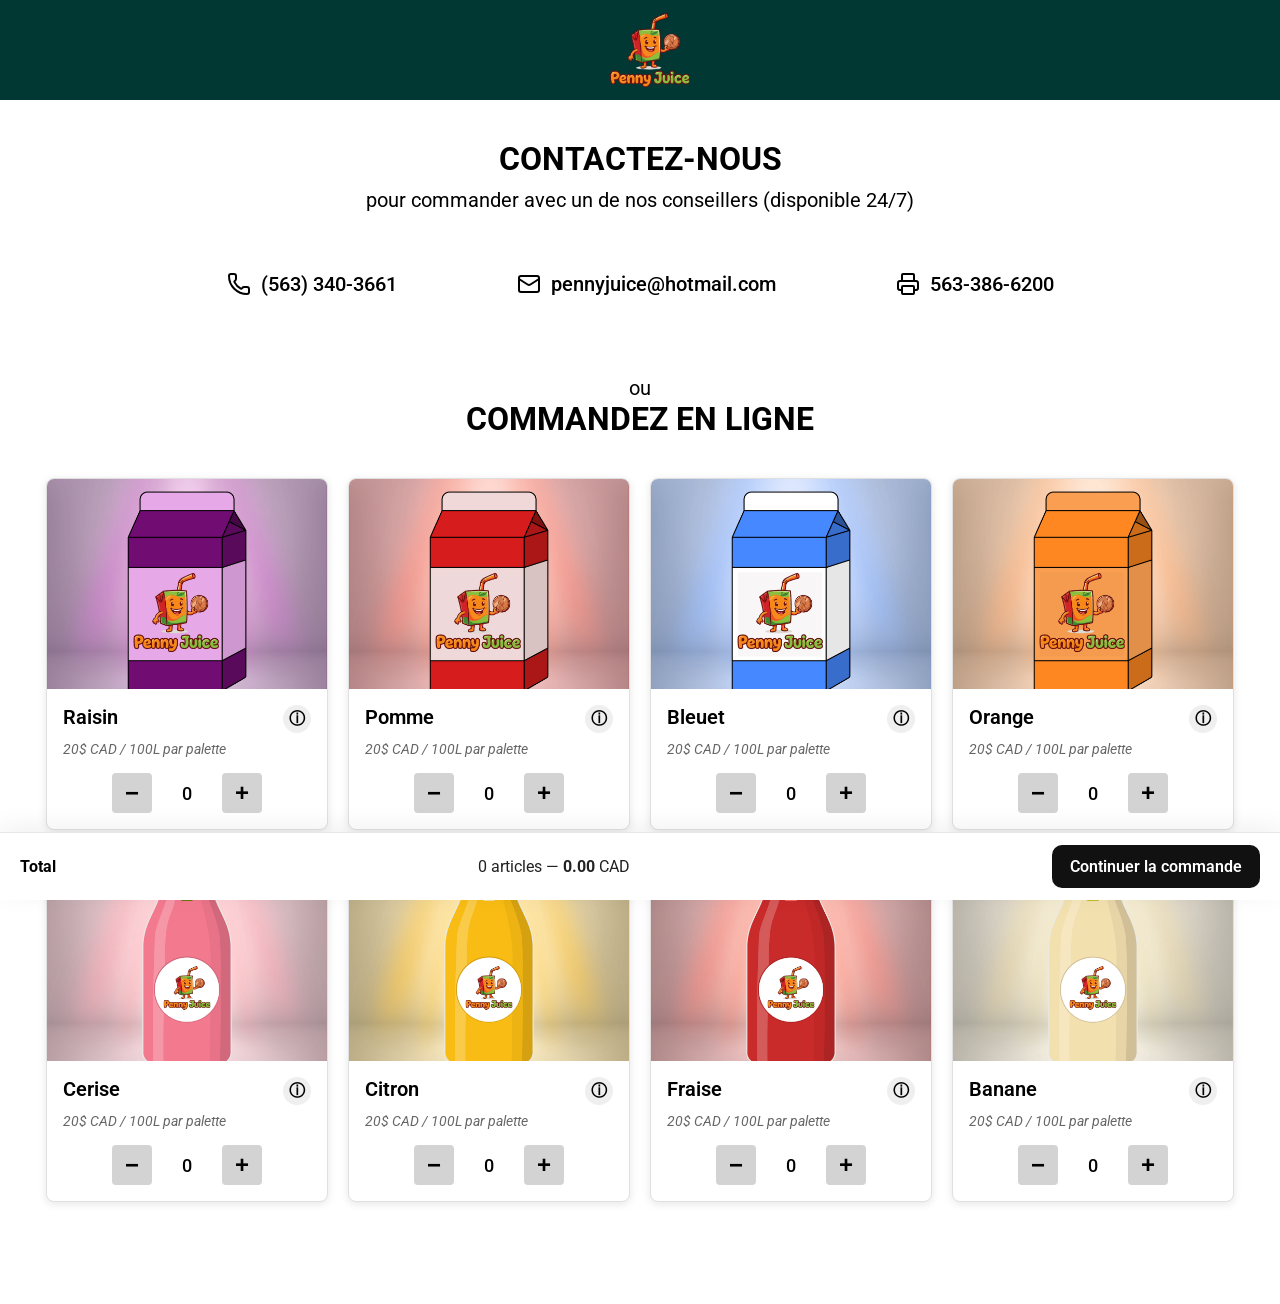
<file: index.html>
<!DOCTYPE html>
<html lang="fr">
<head>
    <meta charset="UTF-8">
    <meta name="viewport" content="width=device-width, initial-scale=1.0">
    <title>Penny Juice</title>
    <link rel="preconnect" href="https://fonts.googleapis.com">
    <link rel="preconnect" href="https://fonts.gstatic.com" crossorigin>
    <link href="https://fonts.googleapis.com/css2?family=Roboto:ital,wght@0,100..900;1,100..900&display=swap" rel="stylesheet">
    <link rel="stylesheet" href="style.css">
    <script src="script.js"></script>
</head>
<body>
    <nav class="navbar">
        <img src="/assets/img/logo.png" alt="Logo Penny Juice" class="logo">
    </nav>
    <section class="contact">
        <h1 class="contact-title">CONTACTEZ-NOUS</h1>
        <p class="contact-subtitle">pour commander avec un de nos conseillers (disponible 24/7)</p>
        <div class="contact-links">
            <a href="tel:+15633403661" class="contact-link">
                <img src="/assets/icons/phone.svg" alt="Icône de téléphone" class="contact-icon">
                <span class="phone-number">(563) 340-3661</span>
            </a>
            <a href="mail:pennyjuice@hotmail.com" class="contact-link">
                <img src="/assets/icons/mail.svg" alt="Icône de mail" class="contact-icon">
                <span class="phone-number">pennyjuice@hotmail.com</span>
            </a>
            <a href="fax:+15633866200" class="contact-link">
                <img src="/assets/icons/printer.svg" alt="Icône de fax" class="contact-icon">
                <span class="phone-number">563-386-6200</span>
            </a>
        </div>
    </section>
    <section class="command">
        <p class="command-subtitle">ou</p>
        <h1 class="command-title">COMMANDEZ EN LIGNE</h1>
        <!-- TODO -->
        <div class="products-container">
            <div class="product-card" data-price="20">
                <div class="product-image">
                    <img src="/assets/img/products/3.png" alt="Image Produit">
                </div>
                <div class="product-info">
                    <div class="product-header">
                        <h3 class="product-title">Raisin</h3>
                        <button class="info-btn">ⓘ</button>
                    </div>
                    <p class="product-price">20$ CAD / 100L par palette</p>
                    <div class="product-controls">
                        <button class="quantity-btn minus">−</button>
                        <span class="quantity">0</span>
                        <button class="quantity-btn plus">+</button>
                    </div>
                </div>
            </div>
            <div class="product-card" data-price="20">
                <div class="product-image">
                    <img src="/assets/img/products/7.png" alt="Image Produit">
                </div>
                <div class="product-info">
                    <div class="product-header">
                        <h3 class="product-title">Pomme</h3>
                        <button class="info-btn">ⓘ</button>
                    </div>
                    <p class="product-price">20$ CAD / 100L par palette</p>
                    <div class="product-controls">
                        <button class="quantity-btn minus">−</button>
                        <span class="quantity">0</span>
                        <button class="quantity-btn plus">+</button>
                    </div>
                </div>
            </div>
            <div class="product-card" data-price="20">
                <div class="product-image">
                    <img src="/assets/img/products/4.png" alt="Image Produit">
                </div>
                <div class="product-info">
                    <div class="product-header">
                        <h3 class="product-title">Bleuet</h3>
                        <button class="info-btn">ⓘ</button>
                    </div>
                    <p class="product-price">20$ CAD / 100L par palette</p>
                    <div class="product-controls">
                        <button class="quantity-btn minus">−</button>
                        <span class="quantity">0</span>
                        <button class="quantity-btn plus">+</button>
                    </div>
                </div>
            </div>
            <div class="product-card" data-price="20">
                <div class="product-image">
                    <img src="/assets/img/products/6.png" alt="Image Produit">
                </div>
                <div class="product-info">
                    <div class="product-header">
                        <h3 class="product-title">Orange</h3>
                        <button class="info-btn">ⓘ</button>
                    </div>
                    <p class="product-price">20$ CAD / 100L par palette</p>
                    <div class="product-controls">
                        <button class="quantity-btn minus">−</button>
                        <span class="quantity">0</span>
                        <button class="quantity-btn plus">+</button>
                    </div>
                </div>
            </div>
            <div class="product-card" data-price="20">
                <div class="product-image">
                    <img src="/assets/img/products/10.png" alt="Image Produit">
                </div>
                <div class="product-info">
                    <div class="product-header">
                        <h3 class="product-title">Cerise</h3>
                        <button class="info-btn">ⓘ</button>
                    </div>
                    <p class="product-price">20$ CAD / 100L par palette</p>
                    <div class="product-controls">
                        <button class="quantity-btn minus">−</button>
                        <span class="quantity">0</span>
                        <button class="quantity-btn plus">+</button>
                    </div>
                </div>
            </div>
            <div class="product-card" data-price="20">
                <div class="product-image">
                    <img src="/assets/img/products/11.png" alt="Image Produit">
                </div>
                <div class="product-info">
                    <div class="product-header">
                        <h3 class="product-title">Citron</h3>
                        <button class="info-btn">ⓘ</button>
                    </div>
                    <p class="product-price">20$ CAD / 100L par palette</p>
                    <div class="product-controls">
                        <button class="quantity-btn minus">−</button>
                        <span class="quantity">0</span>
                        <button class="quantity-btn plus">+</button>
                    </div>
                </div>
            </div>
            <div class="product-card" data-price="20">
                <div class="product-image">
                    <img src="/assets/img/products/12.png" alt="Image Produit">
                </div>
                <div class="product-info">
                    <div class="product-header">
                        <h3 class="product-title">Fraise</h3>
                        <button class="info-btn">ⓘ</button>
                    </div>
                    <p class="product-price">20$ CAD / 100L par palette</p>
                    <div class="product-controls">
                        <button class="quantity-btn minus">−</button>
                        <span class="quantity">0</span>
                        <button class="quantity-btn plus">+</button>
                    </div>
                </div>
            </div>
            <div class="product-card" data-price="20">
                <div class="product-image">
                    <img src="/assets/img/products/13.png" alt="Image Produit">
                </div>
                <div class="product-info">
                    <div class="product-header">
                        <h3 class="product-title">Banane</h3>
                        <button class="info-btn">ⓘ</button>
                    </div>
                    <p class="product-price">20$ CAD / 100L par palette</p>
                    <div class="product-controls">
                        <button class="quantity-btn minus">−</button>
                        <span class="quantity">0</span>
                        <button class="quantity-btn plus">+</button>
                    </div>
                </div>
            </div>
            
            </div>
        </div>
        <!-- Barre de total fixe -->
        <div class="cart-total" aria-live="polite">
            <div class="cart-total-left">Total</div>
            <div class="cart-total-right"><span class="total-quantity">0</span> articles — <strong class="total-price">0.00</strong> CAD</div>
            <a href="/pages/infos.html" class="total-btn">Continuer la commande</a>
        </div>
    </section>
</body>
</html>
</file>
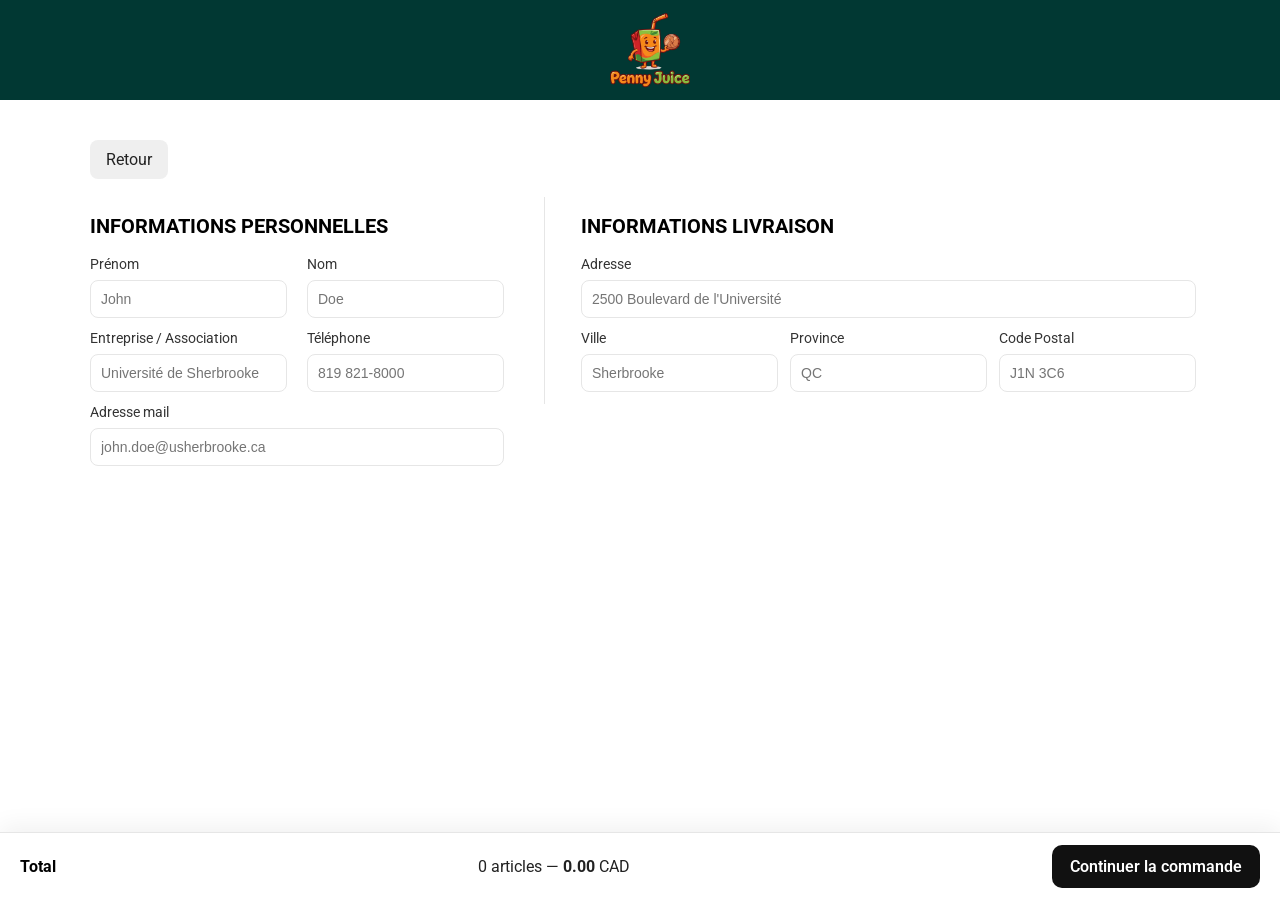
<file: pages/infos.html>
<!DOCTYPE html>
<html lang="fr">
<head>
    <meta charset="UTF-8">
    <meta name="viewport" content="width=device-width, initial-scale=1.0">
    <title>Penny Juice</title>
    <link rel="preconnect" href="https://fonts.googleapis.com">
    <link rel="preconnect" href="https://fonts.gstatic.com" crossorigin>
    <link href="https://fonts.googleapis.com/css2?family=Roboto:ital,wght@0,100..900;1,100..900&display=swap" rel="stylesheet">
    <link rel="stylesheet" href="../style.css">
    <script src="../script.js"></script>
</head>
<body>
    <nav class="navbar">
        <img src="/assets/img/logo.png" alt="Logo Penny Juice" class="logo">
    </nav>
    <main class="infos-page">
        <div class="infos-top">
            <a href="../index.html" class="back-btn">Retour</a>
        </div>
        <form id="checkout-form" novalidate>
            <div class="form-error" aria-live="polite" style="display:none;color:#a00;margin-bottom:12px"></div>
            <div class="infos-grid">
            <section class="infos-personal">
                <h2>INFORMATIONS PERSONNELLES</h2>
                <div class="form-row two-cols">
                    <label>Prénom
                        <input name="firstName" type="text" placeholder="John">
                    </label>
                    <label>Nom
                        <input name="lastName" type="text" placeholder="Doe">
                    </label>
                </div>
                <div class="form-row two-cols">
                    <label>Entreprise / Association
                        <input name="company" type="text" placeholder="Université de Sherbrooke">
                    </label>
                    <label>Téléphone
                        <input name="phone" type="tel" placeholder="819 821-8000">
                    </label>
                </div>
                <div class="form-row">
                    <label>Adresse mail
                        <input name="email" type="email" placeholder="john.doe@usherbrooke.ca">
                    </label>
                </div>
            </section>

            <section class="infos-delivery">
                <h2>INFORMATIONS LIVRAISON</h2>
                <div class="form-row">
                    <label>Adresse
                        <input name="address" type="text" placeholder="2500 Boulevard de l'Université">
                    </label>
                </div>
                <div class="form-row three-cols">
                    <label>Ville
                        <input name="city" type="text" placeholder="Sherbrooke">
                    </label>
                    <label>Province
                        <input name="province" type="text" placeholder="QC">
                    </label>
                    <label>Code Postal
                        <input name="postal" type="text" placeholder="J1N 3C6">
                    </label>
                </div>
            </section>
            </div>
        </form>
    </main>
    <div class="cart-total" aria-live="polite">
        <div class="cart-total-left">Total</div>
        <div class="cart-total-right"><span class="total-quantity">0</span> articles — <strong class="total-price">0.00</strong> CAD</div>
        <a href="/pages/recap.html" class="total-btn">Continuer la commande</a>
    </div>
</body>
</html>
</file>
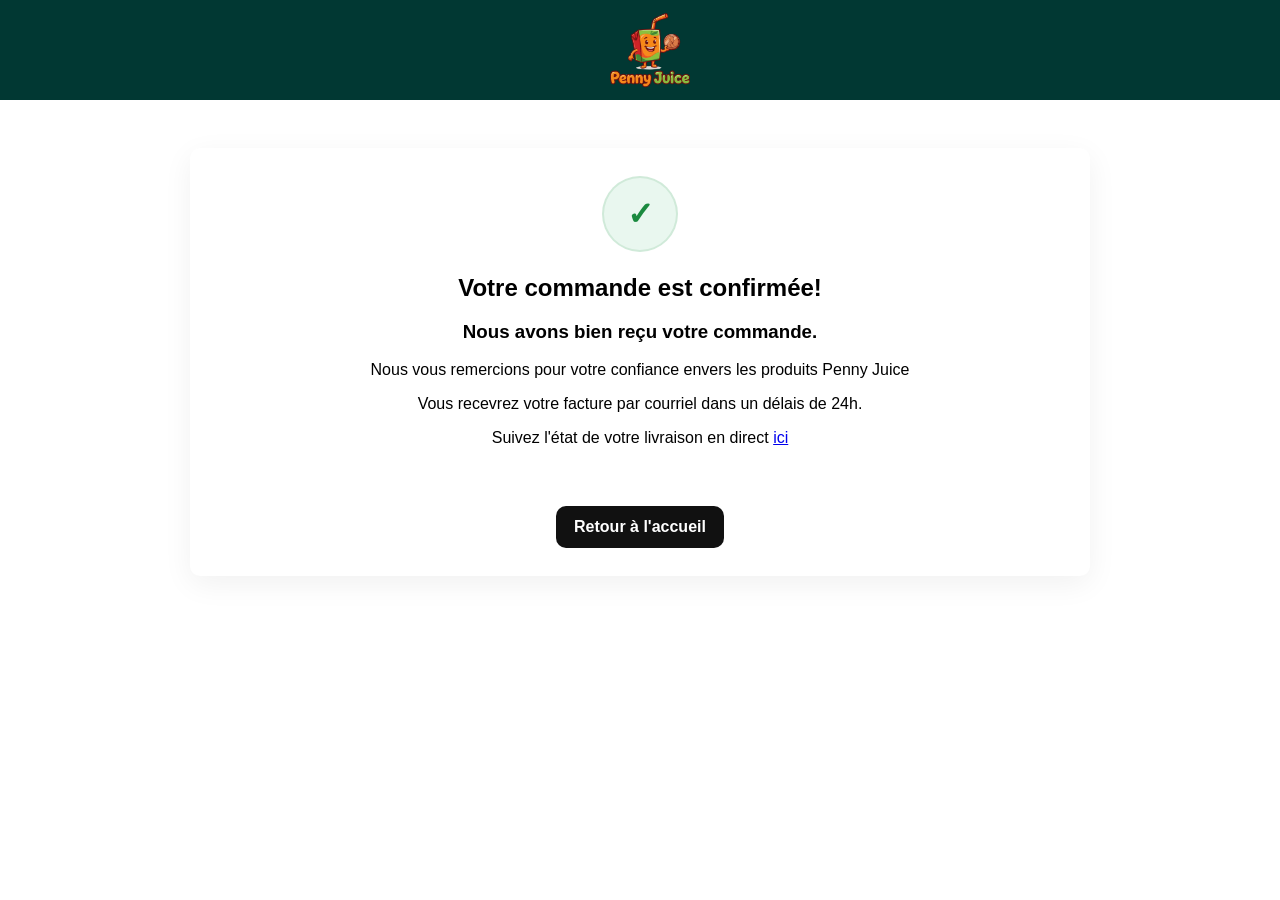
<file: pages/paiement.html>
<!DOCTYPE html>
<html lang="fr">
<head>
    <meta charset="UTF-8">
    <meta name="viewport" content="width=device-width, initial-scale=1.0">
    <title>Commande confirmée — Penny Juice</title>
    <link rel="stylesheet" href="../style.css">
</head>
<body>
    <nav class="navbar">
        <img src="/assets/img/logo.png" alt="Logo Penny Juice" class="logo">
    </nav>

    <main class="payment-page">
        <div class="payment-success">
            <div class="success-icon">✓</div>
            <h1>Votre commande est confirmée!</h1>
            <h3>Nous avons bien reçu votre commande. </h2>

            <p>Nous vous remercions pour votre confiance envers les produits Penny Juice</p>
            <p>Vous recevrez votre facture par courriel dans un délais de 24h.</p>
            <p>Suivez l'état de votre livraison en direct <a href="https://www.usherbrooke.ca" target="_blank">ici</a> </p>

            <a href="../index.html" class="total-btn" id="back-home-btn" style="margin-top: 5%">Retour à l'accueil</a>
        </div>
    </main>
</body>
</html>
</file>
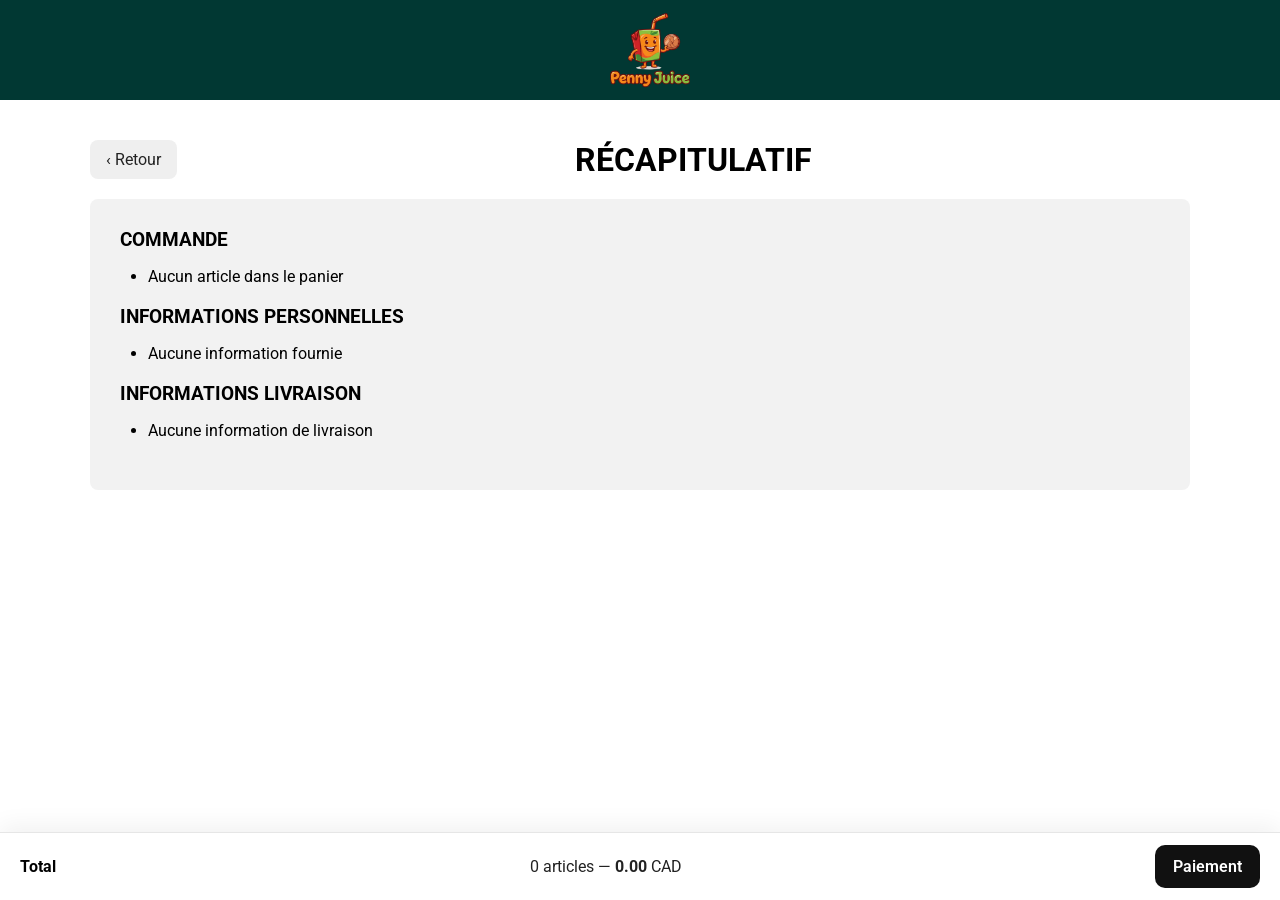
<file: pages/recap.html>
<!DOCTYPE html>
<html lang="fr">
<head>
    <meta charset="UTF-8">
    <meta name="viewport" content="width=device-width, initial-scale=1.0">
    <title>Penny Juice</title>
    <link rel="preconnect" href="https://fonts.googleapis.com">
    <link rel="preconnect" href="https://fonts.gstatic.com" crossorigin>
    <link href="https://fonts.googleapis.com/css2?family=Roboto:ital,wght@0,100..900;1,100..900&display=swap" rel="stylesheet">
    <link rel="stylesheet" href="../style.css">
</head>
<body>
    <nav class="navbar">
        <img src="/assets/img/logo.png" alt="Logo Penny Juice" class="logo">
    </nav>
    <main class="recap-page">
        <div class="recap-top">
            <a href="infos.html" class="back-btn">‹ Retour</a>
            <h1>RÉCAPITULATIF</h1>
        </div>

        <section class="recap-content">
            <div class="recap-box">
                <h3>COMMANDE</h3>
                <ul class="recap-order-list"> 
                </ul>
            </div>

            <div class="recap-box">
                <h3>INFORMATIONS PERSONNELLES</h3>
                <ul class="recap-personal-list">
                </ul>
            </div>

            <div class="recap-box">
                <h3>INFORMATIONS LIVRAISON</h3>
                <ul class="recap-delivery-list">
                </ul>
            </div>
        </section>
    </main>

    <div class="cart-total" aria-live="polite">
        <div class="cart-total-left">Total</div>
        <div class="cart-total-right"><span class="total-quantity">0</span> articles — <strong class="total-price">0.00</strong> CAD</div>
        <a href="/pages/paiement.html" class="total-btn">Paiement</a>
    </div>

    <script src="../script.js" defer></script>
</body>
</html>
</file>
<file: style.css>
body {
  margin: 0;
  padding: 0;

/* Infos page styles */
.infos-page{
    max-width: 1100px;
    margin: 40px auto 80px;
    padding: 0 20px;
}
.infos-top{
    margin-bottom: 18px;
}
.back-btn{
    display: inline-block;
    background: #efefef;
    color: #222;
    padding: 10px 16px;
    border-radius: 8px;
    text-decoration: none;
}
.infos-grid{
    display: grid;
    grid-template-columns: 1fr 1fr;
    gap: 40px;
    align-items: start;
}
.infos-personal h2, .infos-delivery h2{
    font-size: 20px;
    font-weight: 700;
    margin-bottom: 18px;
}
.form-row{margin-bottom:12px}
.form-row.two-cols{display:flex;gap:20px}
.form-row.three-cols{display:flex;gap:12px}
.form-row label{display:flex;flex-direction:column;font-size:14px;color:#333}
.form-row input{margin-top:8px;padding:10px;border:1px solid #e6e6e6;border-radius:8px;font-size:14px}

.infos-delivery{border-left:1px solid #e6e6e6;padding-left:36px}

/* total button style */
.total-btn{
    display:inline-block;
    background:#111;
    color:#fff;
    padding:12px 18px;
    border-radius:10px;
    text-decoration:none;
    font-weight:600;
}

/* form validation styles */
.input-error{border-color:#c94444 !important; box-shadow:0 0 0 3px rgba(201,68,68,0.06);}
.form-error{background:#fff0f0;border:1px solid #f2c6c6;padding:10px;border-radius:6px;color:#a00}

@media (max-width: 880px){
    .infos-grid{grid-template-columns:1fr}
    .infos-delivery{border-left:none;padding-left:0}
}

/* recap page */
.recap-page{max-width:1100px;margin:40px auto 120px;padding:0 20px}
.recap-top{display:flex;align-items:center;gap:20px}
.recap-top h1{flex:1;text-align:center;margin:0}
.recap-content{background:#f2f2f2;border-radius:8px;padding:30px;margin-top:20px}
.recap-box{margin-bottom:20px}
.recap-box h3{margin:0 0 10px 0}
.recap-order-list{list-style:disc;padding-left:28px}
.recap-personal-list,.recap-delivery-list{list-style:disc;padding-left:28px}
.recap-actions{display:flex;justify-content:flex-end;margin-top:18px}
.payment-btn{background:#111;color:#fff;padding:12px 20px;border-radius:10px;text-decoration:none;font-weight:700}

/* payment/confirmation page */
.payment-page{
    max-width:900px;
    margin:48px auto 120px;
    padding:0 20px;
}
.payment-success{
    text-align:center;
    background:#fff;
    padding:28px 26px;
    border-radius:10px;
    box-shadow:0 8px 30px rgba(0,0,0,0.06);
}
.success-icon{
    display:inline-flex;
    align-items:center;
    justify-content:center;
    width:72px;height:72px;border-radius:50%;background:#e9f7ef;color:#1a8a3f;font-size:32px;margin:0 auto 14px;font-weight:700;border:2px solid rgba(26,138,63,0.12)
}
.payment-success h1{font-size:24px;margin:8px 0}
.order-summary{margin-top:18px;text-align:left;background:#f6f6f6;padding:14px;border-radius:8px}
.order-summary h3{margin:0 0 8px 0}
.payment-order-list{list-style:disc;padding-left:18px;margin:0 0 10px 0}
.payment-total{font-weight:700;text-align:right}

@media (max-width:600px){
    .payment-success{padding:18px}
    .success-icon{width:56px;height:56px;font-size:26px}
}
  font-family: "Roboto", sans-serif;
}

/* NAVBAR */

.navbar{
    display: flex;
    flex: row;
    width: 100%;
    align-items: center;
    justify-content: center;
    padding: 10px;
    background-color: #013833;
}

.logo{
    width: 80px;
}


/* CONTACT */

.contact{
    display: flex;
    flex-direction: column;
    align-items: center;
    justify-content: center;
    padding: 40px 20px;
}

.contact-title{
    font-size: 32px;
    font-weight: 700;
    margin: 0;
}

.contact-subtitle{
    font-size: 20px;
    font-weight: 400;
    margin: 0;
    margin-top: 10px;
}

.contact-links{
    display: flex;
    flex-direction: row;
    gap: 120px;
    margin-top: 60px;
}

.contact-link{
    display: flex;
    flex-direction: row;
    align-items: center;
    gap: 10px;
    text-decoration: none;
    color: #000000;
    font-size: 20px;
    font-weight: 500;
}

.contact-link:hover{
    color: #f38420;
}


/* COMMANDE */

.command{
    display: flex;
    flex-direction: column;
    align-items: center;
    justify-content: center;
    padding: 30px 20px;
}

.command-title{
    font-size: 32px;
    font-weight: 700;
    margin: 0;
}

.command-subtitle{
    font-size: 20px;
    font-weight: 400;
    margin: 0;
    margin-top: 10px;
}


/* PRODUITS */

.products-container {
    display: flex;
    flex-wrap: wrap;
    gap: 20px;
    margin-top: 40px;
    justify-content: center;
}

.product-card {
    display: flex;
    flex-direction: column;
    width: 280px;
    background-color: #ffffff;
    border: 1px solid #e0e0e0;
    border-radius: 8px;
    overflow: hidden;
    box-shadow: 0 2px 8px rgba(0, 0, 0, 0.1);
}

.product-image {
    width: 100%;
    aspect-ratio: 4 / 3;
    background-color: #f5f5f5;
    display: flex;
    align-items: center;
    justify-content: center;
    overflow: hidden;
}

.product-image img {
    width: 100%;
    height: 100%;
    object-fit: cover;
}

.product-info {
    padding: 16px;
}

.product-header {
    display: flex;
    justify-content: space-between;
    align-items: flex-start;
    margin-bottom: 8px;
}

.product-title {
    font-size: 20px;
    font-weight: 600;
    margin: 0;
    flex-grow: 1;
}

.info-btn {
    width: 28px;
    height: 28px;
    border-radius: 50%;
    color: #000000;
    border: none;
    cursor: pointer;
    font-size: 16px;
    font-weight: 700;
    display: flex;
    align-items: center;
    justify-content: center;
    flex-shrink: 0;
}

.info-btn:hover {
    color: #f38420;
}

.product-price {
    font-size: 14px;
    color: #666666;
    margin: 0 0 16px 0;
    font-style: italic;
}

.product-controls {
    display: flex;
    align-items: center;
    justify-content: center;
    gap: 20px;
}

.quantity-btn {
    width: 40px;
    height: 40px;
    background-color: #d3d3d3;
    border: none;
    border-radius: 4px;
    cursor: pointer;
    font-size: 24px;
    font-weight: 600;
    color: #000000;
    display: flex;
    align-items: center;
    justify-content: center;
    transition: background-color 0.2s;
}

.quantity-btn:hover {
    background-color: #b3b3b3;
}

.quantity {
    font-size: 18px;
    font-weight: 500;
    min-width: 30px;
    text-align: center;
}

.cart-total{
    position: fixed;
    left: 0;
    right: 0;
    bottom: 0;
    background: #ffffff;
    border-top: 1px solid #e6e6e6;
    box-shadow: 0 -6px 24px rgba(0,0,0,0.06);
    display: flex;
    justify-content: space-between;
    align-items: center;
    padding: 12px 20px;
    gap: 12px;
    z-index: 1200;
}
.cart-total-left{
    font-size: 16px;
    font-weight: 700;
}
.cart-total-right{
    font-size: 16px;
    color: #222;
}

.total-btn{
    display: inline-block;
    padding: 10px 16px;
    background-color: #013833;
    color: #ffffff;
    text-decoration: none;
    border-radius: 4px;
    font-weight: 600;
    transition: background-color 0.2s;
}

.total-btn:hover{
    background-color: #02514f;
}

@media (max-width: 520px){
    .cart-total{
        padding: 10px;
        font-size: 14px;
        flex-direction: column;
        align-items: stretch;
        gap: 6px;
    }
    .cart-total-right{
        text-align: right;
    }
}

body{
    padding-bottom: 72px; 
}


.info-popover{
    position: absolute;
    width: 260px;
    background: #ffffff;
    color: #222;
    border: 1px solid #e0e0e0;
    border-radius: 8px;
    box-shadow: 0 8px 24px rgba(0,0,0,0.12);
    padding: 12px;
    font-size: 13px;
    line-height: 1.3;
    z-index: 1000;
    opacity: 0;
    transform: translateY(-6px);
    pointer-events: none;
    transition: opacity 160ms ease, transform 160ms ease;
}

.info-popover.visible{
    opacity: 1;
    transform: translateY(0);
    pointer-events: auto;
}

.info-popover.arrow-bottom:before{
    content: "";
    position: absolute;
    bottom: -8px;
    left: calc(50% - 6px);
    width: 12px;
    height: 12px;
    background: #ffffff;
    transform: rotate(45deg);
    border-left: 1px solid #e0e0e0;
    border-bottom: 1px solid #e0e0e0;
}

.info-popover.arrow-top:before{
    content: "";
    position: absolute;
    top: -8px;
    left: calc(50% - 6px);
    width: 12px;
    height: 12px;
    background: #ffffff;
    transform: rotate(45deg);
    border-left: 1px solid #e0e0e0;
    border-top: 1px solid #e0e0e0;
}

.info-popover h4{
    margin: 0 0 6px 0;
    font-size: 14px;
}

.info-popover .ingredients{
    margin: 6px 0 0 0;
    padding-left: 14px;
}

@media (max-width: 520px){
    .info-popover{
        position: static;
        width: 100%;
        transform: none;
        opacity: 1;
        pointer-events: auto;
        margin-top: 10px;
    }
    .info-popover.mobile-inline{
        position: static !important;
        width: 100% !important;
        transform: none !important;
        opacity: 1 !important;
        pointer-events: auto !important;
        margin-top: 10px;
    }
}
</file>
